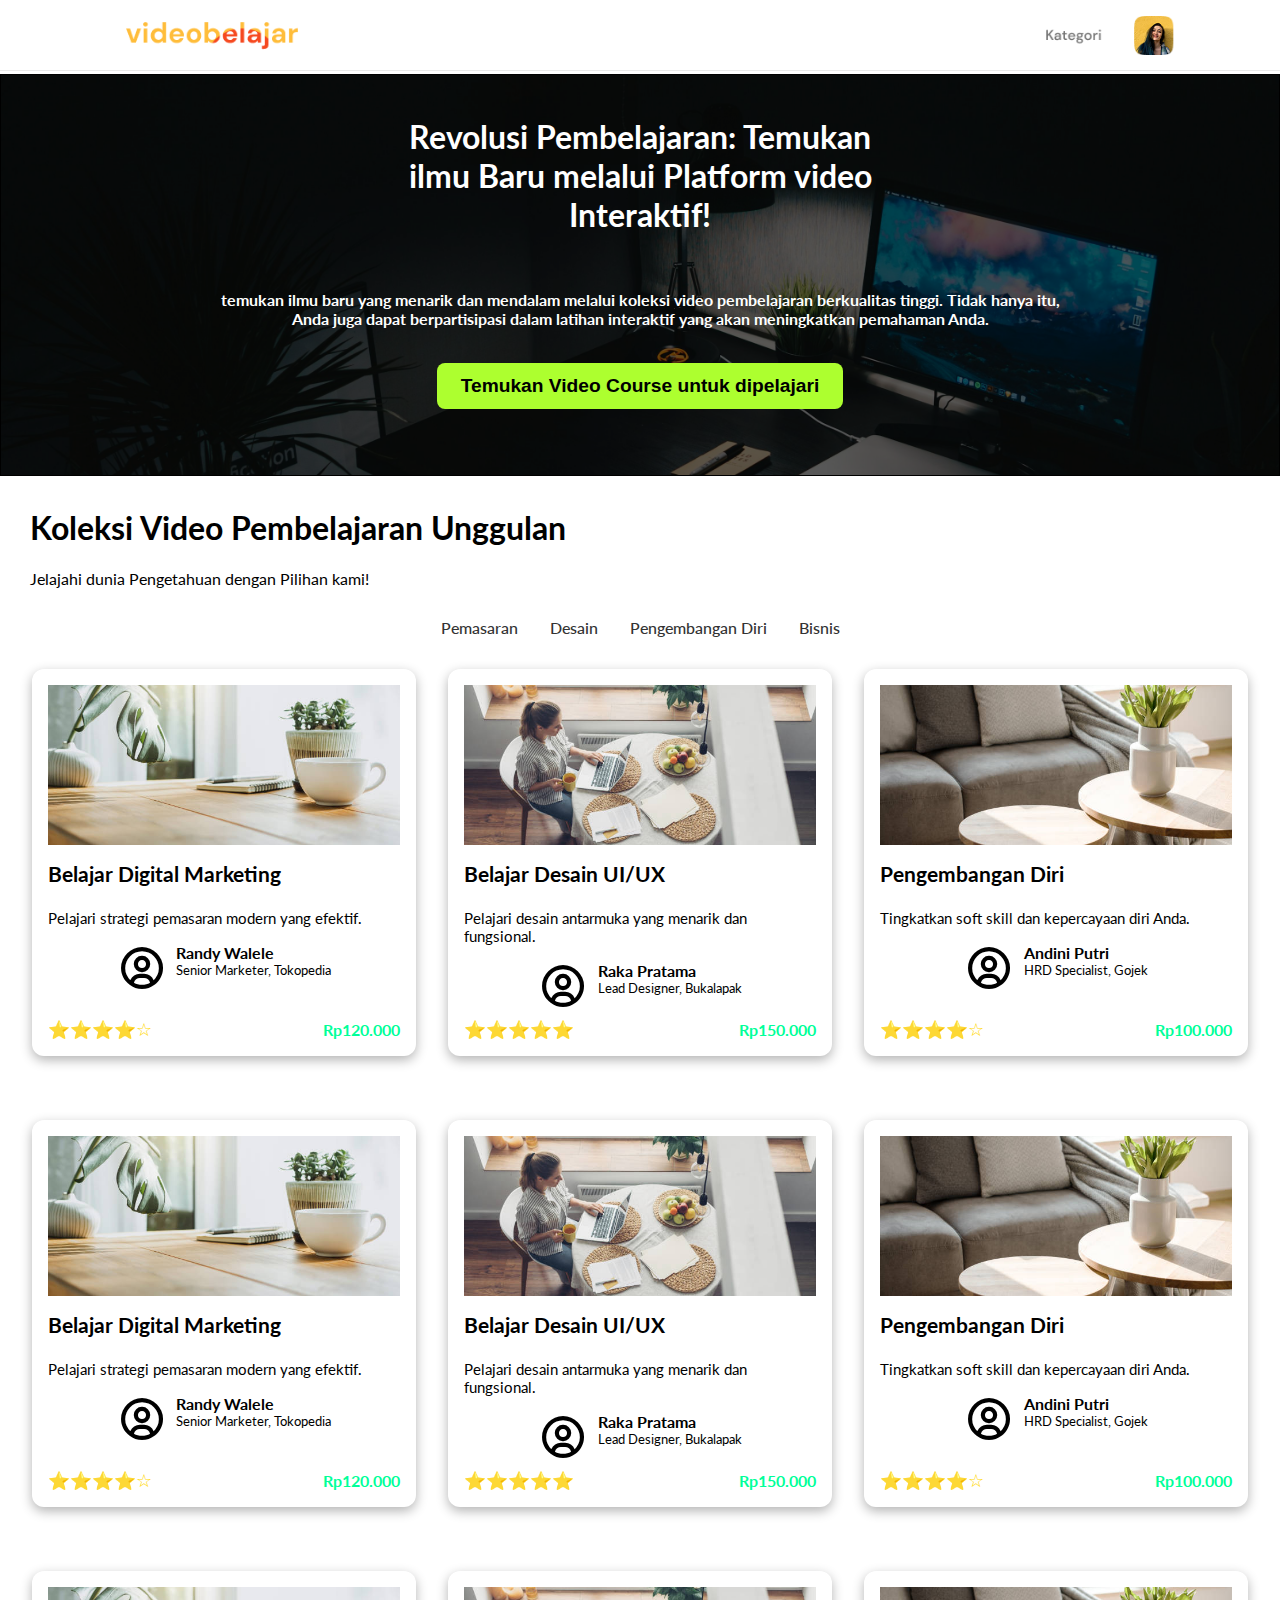
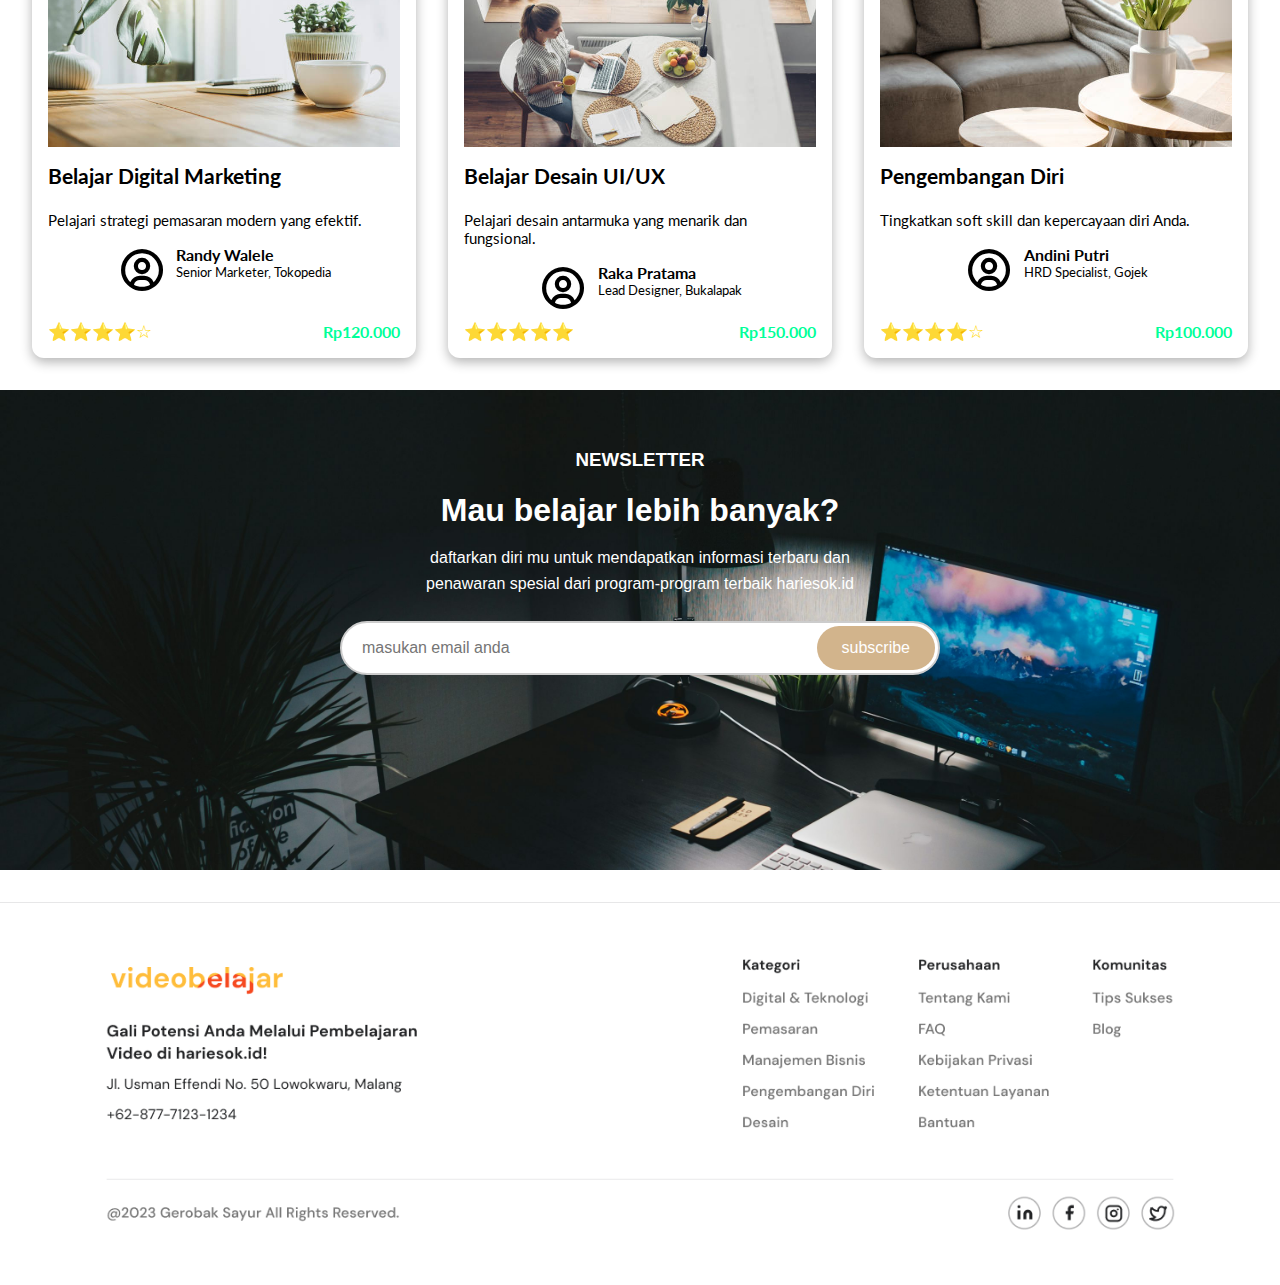
<file: index.html>
<!DOCTYPE html>
<html lang="en">
  <head>
    <!-- google font cdn 'lato' -->
    <link rel="preconnect" href="https://fonts.googleapis.com" />
    <link rel="preconnect" href="https://fonts.gstatic.com" crossorigin />
    <link
      href="https://fonts.googleapis.com/css2?family=Gidole&family=Lato:ital,wght@0,100;0,300;0,400;0,700;0,900;1,100;1,300;1,400;1,700;1,900&family=Open+Sans:ital,wght@0,300..800;1,300..800&family=Orbitron:wght@400..900&family=Poppins:ital,wght@0,100;0,200;0,300;0,400;0,500;0,600;0,700;0,800;0,900;1,100;1,200;1,300;1,400;1,500;1,600;1,700;1,800;1,900&display=swap"
      rel="stylesheet"
    />
    <!--boxicon cdn-->
    <link
      href="https://unpkg.com/boxicons@2.1.4/css/boxicons.min.css"
      rel="stylesheet"
    />
    <meta charset="UTF-8" />
    <meta name="viewport" content="width=device-width, initial-scale=1.0" />
    <title>Home Page</title>
    <style>
      * {
        justify-content: center;
      }

      body {
        font-family: "Lato", sans-serif;
        margin: 0;
        padding: 0;
      }

      .sub-title {
        margin: 30px;
      }

      .container-beranda {
        position: relative;
        text-align: center;
        border: 1px solid black;
        background-image: url("./assets/setup-meja.jpeg");
        background-size: cover;
        background-position: center;
        height: 400px;
        color: white;
        overflow: hidden;
        margin-bottom: 2rem;
      }

      .container-beranda::before {
        content: "";
        position: absolute;
        top: 0;
        left: 0;
        width: 100%;
        height: 100%;
        background-color: rgba(0, 0, 0, 0.6);
        z-index: 1;
      }

      .container-beranda .content {
        position: relative;
        z-index: 2;
        font-size: 1em;
        font-weight: bold;
        padding-top: 20px;
      }

      .video-course {
        background-color: #adff2f;
        color: #000;
        padding: 12px 24px;
        font-size: 1.2em;
        font-weight: bold;
        border: none;
        border-radius: 8px;
        cursor: pointer;
        transition: background-color 0.3s ease;
      }

      .video-course:hover {
        background-color: #9acd32;
      }

      nav ul {
        list-style: none;
        padding: 0;
        margin: 0;
        display: flex;
        gap: 2rem;
        flex-wrap: wrap;
      }

      .menu-item {
        text-decoration: none;
        color: #333;
        font-weight: 500;
        position: relative;
        padding: 10px 0;
        transition: color 0.2s ease;
      }

      .menu-item:hover {
        color: #ff6600;
      }

      .menu-item:first-child::after {
        content: "";
        position: absolute;
        bottom: 0;
        left: 0;
        width: 0;
        height: 3px;
        background-color: orange;
        transition: width 0.3s ease;
      }

      .menu-item:first-child:hover::after {
        width: 100%;
      }

      .video-container {
        display: grid;
        grid-template-columns: repeat(auto-fit, minmax(280px, 1fr));
        gap: 2rem;
        padding: 2rem;
      }

      .video-item {
        background-color: #fff;
        padding: 1rem;
        border-radius: 12px;
        color: black;
        display: flex;
        flex-direction: column;
        gap: 0.5rem;
        box-shadow: 0 4px 12px rgba(0, 0, 0, 0.3);
      }

      .thumbnail {
        background-color: #333;
        height: 160px;
        border-radius: 8px;
      }

      .video-title {
        font-size: 1.3em;
        margin: 0.5rem 0 0;
      }

      .video-description {
        font-size: 0.95em;
        color: black;
        margin-bottom: 0.5rem;
      }

      .tutor-info {
        display: flex;
        align-items: left;
        gap: 0.6rem;
      }

      .tutor-photo {
        width: 36px;
        height: 36px;
        border-radius: 50%;
        object-fit: cover;
      }

      .tutor-details .tutor-name {
        font-weight: bold;
        margin: 0;
      }

      .tutor-details .tutor-role {
        font-size: 0.8em;
        color: black;
        margin: 0;
      }

      .bottom-row {
        display: flex;
        justify-content: space-between;
        align-items: center;
        margin-top: auto;
      }

      .stars {
        font-size: 1.1em;
        color: gold;
      }

      .price {
        font-weight: bold;
        color: #00ff99;
      }

      /* newsletter part */

      .newsletter {
        background: #f8f8f8;
        padding: 40px;
        text-align: center;
        font-family: sans-serif;
        background-image: url(./assets/setup-meja.jpeg);
        background-size: cover;
        background-position: center;
        height: 400px;
        color: white;
        overflow: hidden;
        margin-bottom: 2rem;
      }

      .newsletter h3 {
        text-transform: uppercase;
        color: #555;
        margin-bottom: 10px;
      }

      .newsletter h1 {
        font-size: 32px;
        margin-bottom: 15px;
      }

      .newsletter p {
        font-size: 16px;
        color: #666;
        margin-bottom: 25px;
        line-height: 1.6;
      }

      .newsletter form {
        display: flex;
        justify-content: center;
        align-items: center;
        max-width: 600px;
        margin: 0 auto;
        position: relative;
      }

      .newsletter input[type="email"] {
        padding: 16px 20px;
        font-size: 16px;
        width: 100%;
        border: 2px solid #ccc;
        border-radius: 50px;
        padding-right: 140px; /* space for button */
      }

      .newsletter button {
        position: absolute;
        right: 5px;
        top: 5px;
        bottom: 5px;
        padding: 0 25px;
        font-size: 16px;
        background-color: #d2b48c; /* light brown */
        color: white;
        border: none;
        border-radius: 50px;
        cursor: pointer;
        transition: background 0.3s ease;
      }

      .newsletter button:hover {
        background-color: #c49b6c;
      }

      @media (max-width: 500px) {
        .newsletter form {
          flex-direction: column;
        }

        .newsletter input[type="email"] {
          padding-right: 20px;
          border-radius: 10px;
        }

        .newsletter button {
          position: static;
          margin-top: 10px;
          border-radius: 10px;
          width: 100%;
        }
      }
    </style>
  </head>
  <body>
    <img src="./assets/atas-kanan.png" style="width: 100%; height: auto" />

    <div class="container-beranda">
      <div class="content">
        <h1>
          Revolusi Pembelajaran: Temukan <br />
          ilmu Baru melalui Platform video <br />
          Interaktif!
        </h1>
        <br />
        <p>
          temukan ilmu baru yang menarik dan mendalam melalui koleksi video
          pembelajaran berkualitas tinggi. Tidak hanya itu, <br />
          Anda juga dapat berpartisipasi dalam latihan interaktif yang akan
          meningkatkan pemahaman Anda.
        </p>
        <br />
        <button class="video-course">
          Temukan Video Course untuk dipelajari
        </button>
      </div>
    </div>

    <div class="sub-title">
      <h1>Koleksi Video Pembelajaran Unggulan</h1>
      <p>Jelajahi dunia Pengetahuan dengan Pilihan kami!</p>
    </div>

    <!-- navbar part -->
    <nav>
      <ul>
        <li><a href="#" class="menu-item">Pemasaran</a></li>
        <li><a href="#" class="menu-item">Desain</a></li>
        <li><a href="#" class="menu-item">Pengembangan Diri</a></li>
        <li><a href="#" class="menu-item">Bisnis</a></li>
      </ul>
    </nav>
    <!-- video 1 -->
    <div class="video-container">
      <div class="video-item">
        <div class="thumbnail">
          <img
            src="./assets/tea-cup.jpg"
            style="object-fit: cover; width: 100%; height: 100%"
          />
        </div>
        <h1 class="video-title">Belajar Digital Marketing</h1>
        <p class="video-description">
          Pelajari strategi pemasaran modern yang efektif.
        </p>
        <div class="tutor-info" style="text-align: left">
          <i
            class="bx bx-user-circle"
            style="font-size: 50px; text-align: left"
          ></i>
          <div class="tutor-details">
            <p class="tutor-name">Randy Walele</p>
            <p class="tutor-role">Senior Marketer, Tokopedia</p>
          </div>
        </div>
        <div class="bottom-row">
          <div class="stars">⭐⭐⭐⭐☆</div>
          <div class="price">Rp120.000</div>
        </div>
      </div>
      <!-- video 2 -->
      <div class="video-item">
        <div class="thumbnail">
          <img
            src="./assets/laptop-lady.jpg"
            style="width: 100%; height: 100%; object-fit: cover"
          />
        </div>
        <h1 class="video-title">Belajar Desain UI/UX</h1>
        <p class="video-description">
          Pelajari desain antarmuka yang menarik dan fungsional.
        </p>
        <div class="tutor-info">
          <i
            class="bx bx-user-circle"
            style="font-size: 50px; text-align: left"
          ></i>
          <div class="tutor-details">
            <p class="tutor-name">Raka Pratama</p>
            <p class="tutor-role">Lead Designer, Bukalapak</p>
          </div>
        </div>
        <div class="bottom-row">
          <div class="stars">⭐⭐⭐⭐⭐</div>
          <div class="price">Rp150.000</div>
        </div>
      </div>
      <!-- video 3 -->
      <div class="video-item">
        <div class="thumbnail">
          <img
            src="./assets/sofa.jpg"
            style="width: 100%; height: 100%; object-fit: cover"
          />
        </div>
        <h1 class="video-title">Pengembangan Diri</h1>
        <p class="video-description">
          Tingkatkan soft skill dan kepercayaan diri Anda.
        </p>
        <div class="tutor-info">
          <i
            class="bx bx-user-circle"
            style="font-size: 50px; text-align: left"
          ></i>
          <div class="tutor-details">
            <p class="tutor-name">Andini Putri</p>
            <p class="tutor-role">HRD Specialist, Gojek</p>
          </div>
        </div>
        <div class="bottom-row">
          <div class="stars">⭐⭐⭐⭐☆</div>
          <div class="price">Rp100.000</div>
        </div>
      </div>
    </div>
    <!-- video 4 -->
    <div class="video-container">
      <div class="video-item">
        <div class="thumbnail">
          <img
            src="./assets/tea-cup.jpg"
            style="object-fit: cover; width: 100%; height: 100%"
          />
        </div>
        <h1 class="video-title">Belajar Digital Marketing</h1>
        <p class="video-description">
          Pelajari strategi pemasaran modern yang efektif.
        </p>
        <div class="tutor-info">
          <i
            class="bx bx-user-circle"
            style="font-size: 50px; text-align: left"
          ></i>
          <div class="tutor-details">
            <p class="tutor-name">Randy Walele</p>
            <p class="tutor-role">Senior Marketer, Tokopedia</p>
          </div>
        </div>
        <div class="bottom-row">
          <div class="stars">⭐⭐⭐⭐☆</div>
          <div class="price">Rp120.000</div>
        </div>
      </div>
      <!-- video 5 -->
      <div class="video-item">
        <div class="thumbnail">
          <img
            src="./assets/laptop-lady.jpg"
            style="width: 100%; height: 100%; object-fit: cover"
          />
        </div>
        <h1 class="video-title">Belajar Desain UI/UX</h1>
        <p class="video-description">
          Pelajari desain antarmuka yang menarik dan fungsional.
        </p>
        <div class="tutor-info">
          <i
            class="bx bx-user-circle"
            style="font-size: 50px; text-align: left"
          ></i>
          <div class="tutor-details">
            <p class="tutor-name">Raka Pratama</p>
            <p class="tutor-role">Lead Designer, Bukalapak</p>
          </div>
        </div>
        <div class="bottom-row">
          <div class="stars">⭐⭐⭐⭐⭐</div>
          <div class="price">Rp150.000</div>
        </div>
      </div>
      <!-- video 6 -->
      <div class="video-item">
        <div class="thumbnail">
          <img
            src="./assets/sofa.jpg"
            style="object-fit: cover; height: 100%; width: 100%"
          />
        </div>
        <h1 class="video-title">Pengembangan Diri</h1>
        <p class="video-description">
          Tingkatkan soft skill dan kepercayaan diri Anda.
        </p>
        <div class="tutor-info">
          <i
            class="bx bx-user-circle"
            style="font-size: 50px; text-align: left"
          ></i>
          <div class="tutor-details">
            <p class="tutor-name">Andini Putri</p>
            <p class="tutor-role">HRD Specialist, Gojek</p>
          </div>
        </div>
        <div class="bottom-row">
          <div class="stars">⭐⭐⭐⭐☆</div>
          <div class="price">Rp100.000</div>
        </div>
      </div>
    </div>
    <!-- video 7 -->
    <div class="video-container">
      <div class="video-item">
        <div class="thumbnail">
          <img
            src="./assets/tea-cup.jpg"
            style="object-fit: cover; width: 100%; height: 100%"
          />
        </div>
        <h1 class="video-title">Belajar Digital Marketing</h1>
        <p class="video-description">
          Pelajari strategi pemasaran modern yang efektif.
        </p>
        <div class="tutor-info">
          <i
            class="bx bx-user-circle"
            style="font-size: 50px; text-align: left"
          ></i>
          <div class="tutor-details">
            <p class="tutor-name">Randy Walele</p>
            <p class="tutor-role">Senior Marketer, Tokopedia</p>
          </div>
        </div>
        <div class="bottom-row">
          <div class="stars">⭐⭐⭐⭐☆</div>
          <div class="price">Rp120.000</div>
        </div>
      </div>
      <!-- video 8 -->
      <div class="video-item">
        <div class="thumbnail">
          <img
            src="./assets/laptop-lady.jpg"
            style="width: 100%; height: 100%; object-fit: cover"
          />
        </div>
        <h1 class="video-title">Belajar Desain UI/UX</h1>
        <p class="video-description">
          Pelajari desain antarmuka yang menarik dan fungsional.
        </p>
        <div class="tutor-info">
          <i
            class="bx bx-user-circle"
            style="font-size: 50px; text-align: left"
          ></i>
          <div class="tutor-details">
            <p class="tutor-name">Raka Pratama</p>
            <p class="tutor-role">Lead Designer, Bukalapak</p>
          </div>
        </div>
        <div class="bottom-row">
          <div class="stars">⭐⭐⭐⭐⭐</div>
          <div class="price">Rp150.000</div>
        </div>
      </div>
      <!-- video 9 -->
      <div class="video-item">
        <div class="thumbnail">
          <img
            src="./assets/sofa.jpg"
            style="object-fit: cover; height: 100%; width: 100%"
          />
        </div>
        <h1 class="video-title">Pengembangan Diri</h1>
        <p class="video-description">
          Tingkatkan soft skill dan kepercayaan diri Anda.
        </p>
        <div class="tutor-info">
          <i
            class="bx bx-user-circle"
            style="font-size: 50px; text-align: left"
          ></i>
          <div class="tutor-details">
            <p class="tutor-name">Andini Putri</p>
            <p class="tutor-role">HRD Specialist, Gojek</p>
          </div>
        </div>
        <div class="bottom-row">
          <div class="stars">⭐⭐⭐⭐☆</div>
          <div class="price">Rp100.000</div>
        </div>
      </div>
    </div>

    <div class="newsletter">
      <div class="content">
        <h3 style="color: #fff">newsletter</h3>
        <h1>Mau belajar lebih banyak?</h1>
        <p style="color: #fff">
          daftarkan diri mu untuk mendapatkan informasi terbaru dan <br />
          penawaran spesial dari program-program terbaik hariesok.id
        </p>

        <form>
          <input type="email" name="email" placeholder="masukan email anda" />
          <button>subscribe</button>
        </form>
      </div>
    </div>

    <img
      src="./assets/Footer.png"
      alt="Footer Image"
      style="width: 100%; height: auto"
    />
  </body>
</html>
</file>
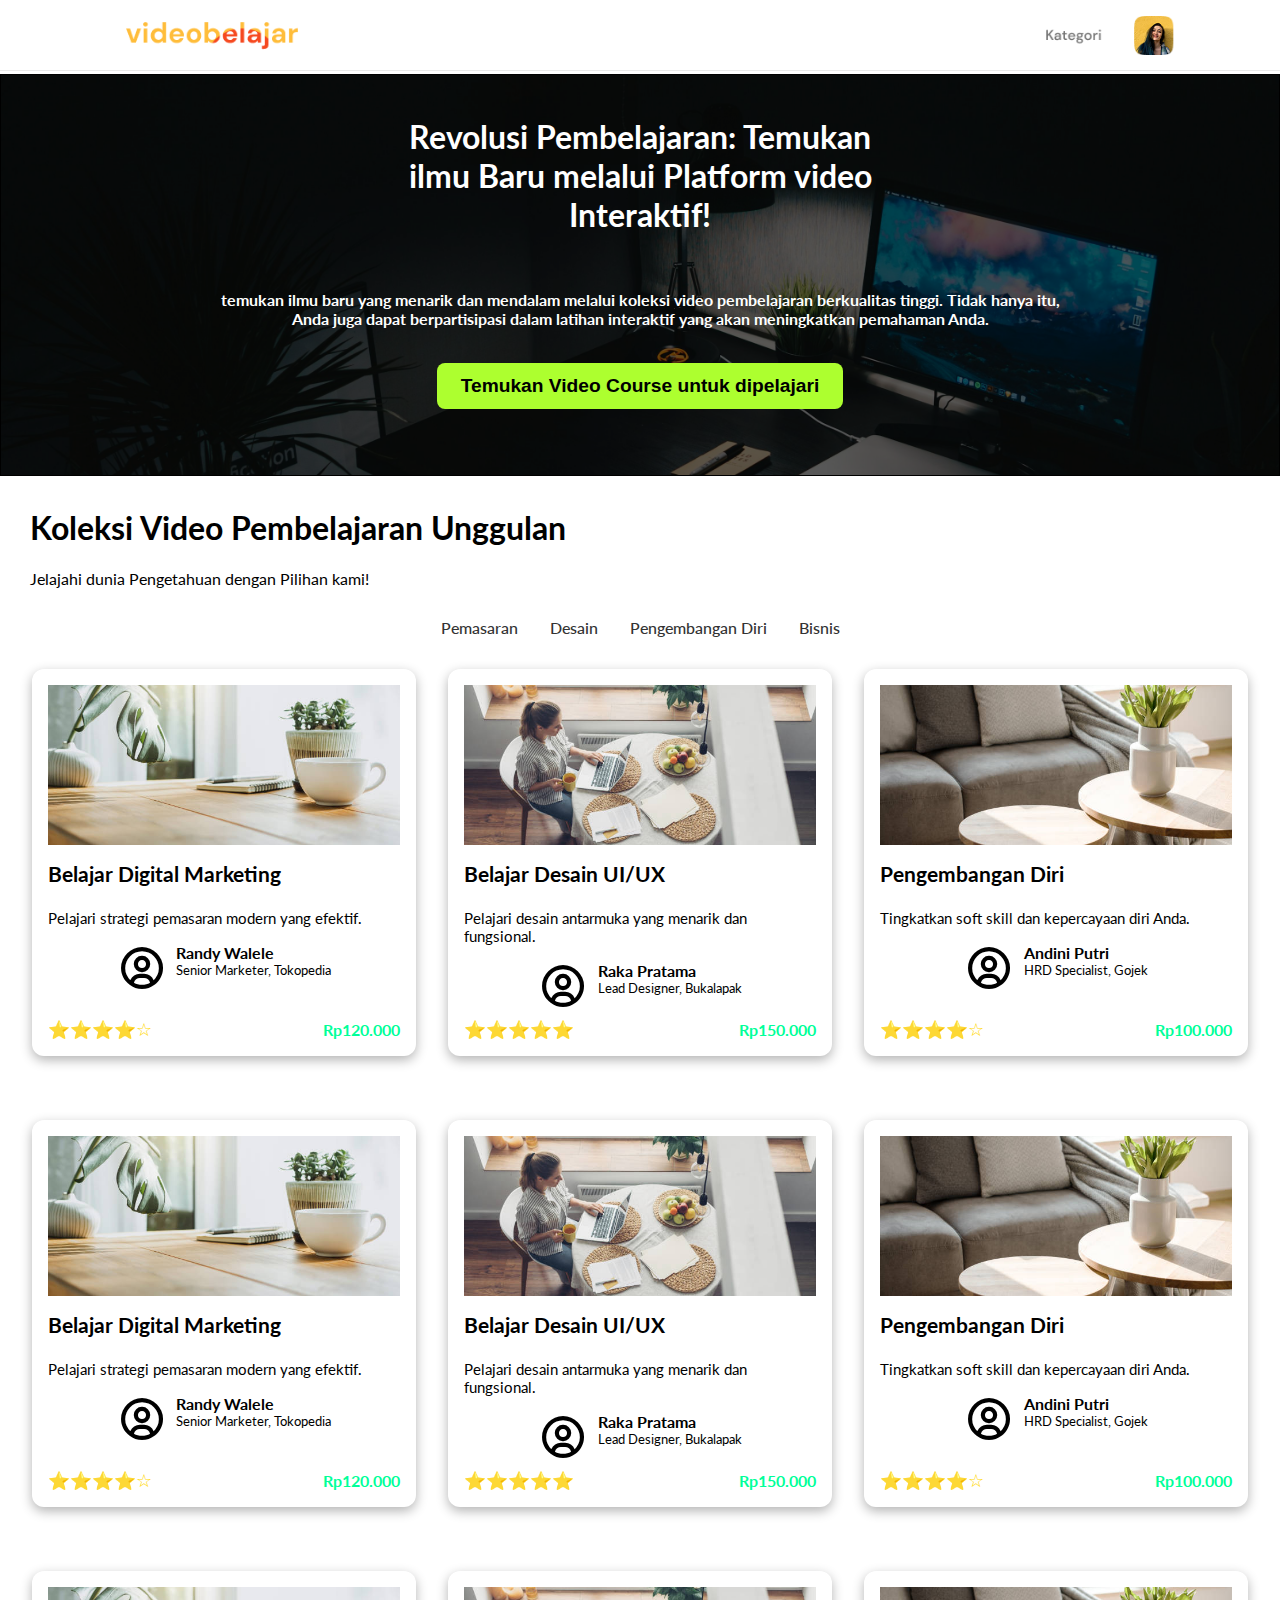
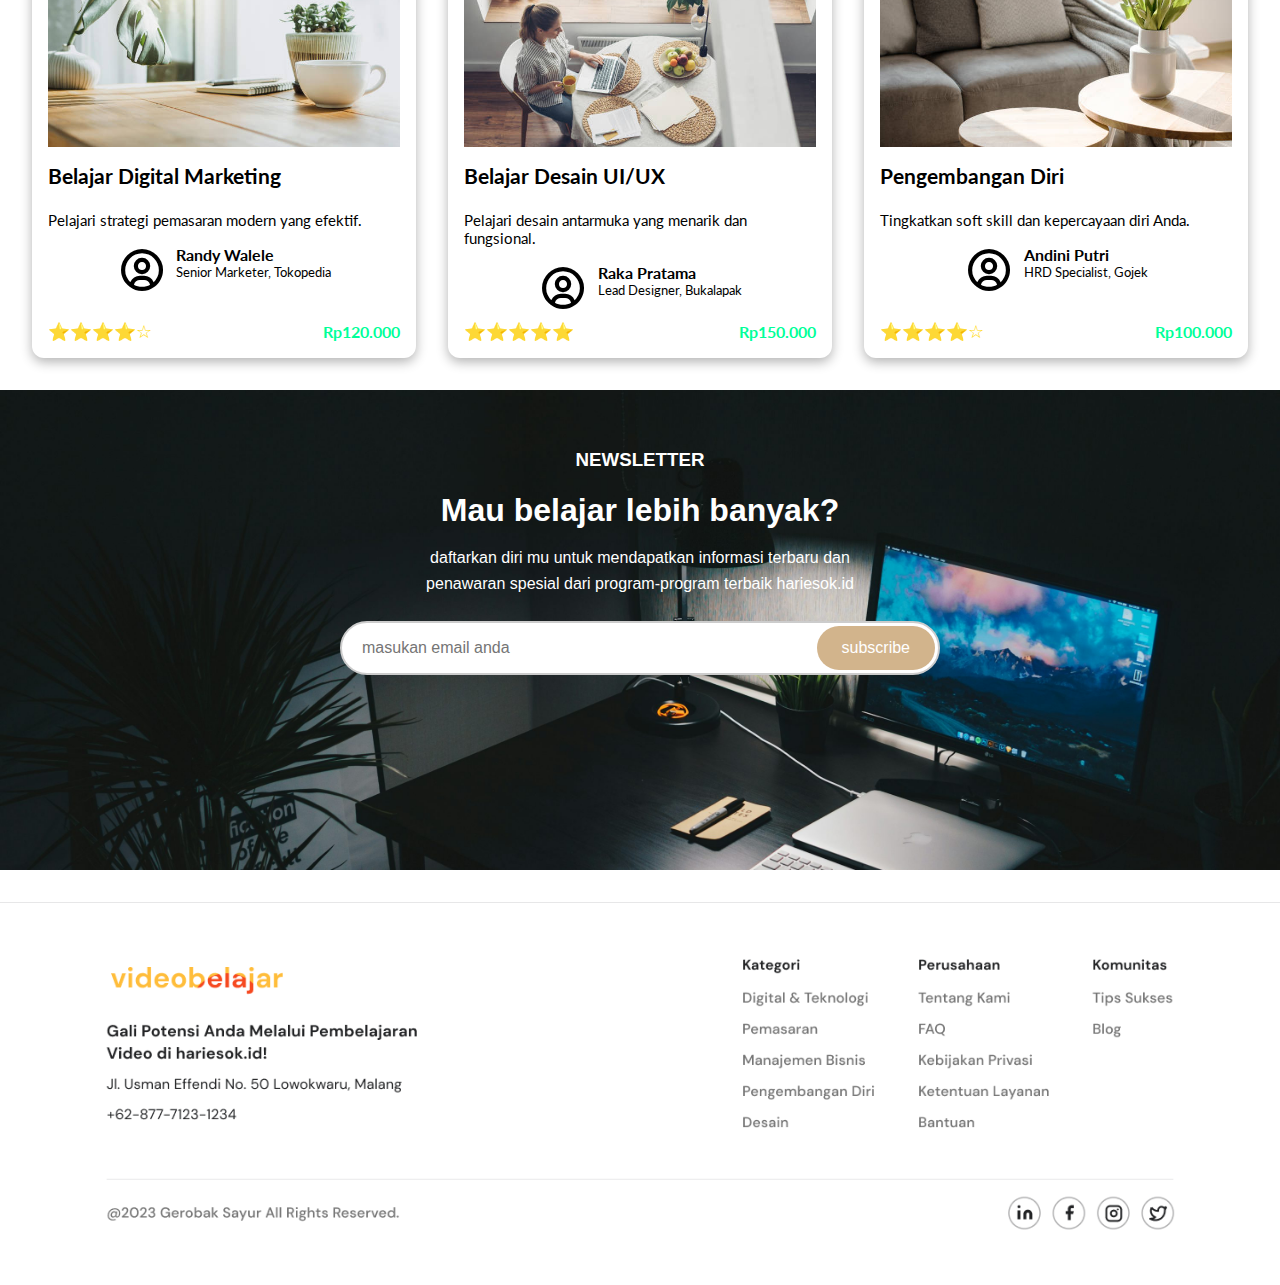
<file: videobelajar/index.html>
<!DOCTYPE html>
<html lang="en">
  <head>
    <!-- google font cdn 'lato' -->
    <link rel="preconnect" href="https://fonts.googleapis.com" />
    <link rel="preconnect" href="https://fonts.gstatic.com" crossorigin />
    <link
      href="https://fonts.googleapis.com/css2?family=Gidole&family=Lato:ital,wght@0,100;0,300;0,400;0,700;0,900;1,100;1,300;1,400;1,700;1,900&family=Open+Sans:ital,wght@0,300..800;1,300..800&family=Orbitron:wght@400..900&family=Poppins:ital,wght@0,100;0,200;0,300;0,400;0,500;0,600;0,700;0,800;0,900;1,100;1,200;1,300;1,400;1,500;1,600;1,700;1,800;1,900&display=swap"
      rel="stylesheet"
    />
    <!--boxicon cdn-->
    <link
      href="https://unpkg.com/boxicons@2.1.4/css/boxicons.min.css"
      rel="stylesheet"
    />
    <meta charset="UTF-8" />
    <meta name="viewport" content="width=device-width, initial-scale=1.0" />
    <title>Home Page</title>
    <style>
      * {
        justify-content: center;
      }

      body {
        font-family: "Lato", sans-serif;
        margin: 0;
        padding: 0;
      }

      .sub-title {
        margin: 30px;
      }

      .container-beranda {
        position: relative;
        text-align: center;
        border: 1px solid black;
        background-image: url("./assets/setup-meja.jpeg");
        background-size: cover;
        background-position: center;
        height: 400px;
        color: white;
        overflow: hidden;
        margin-bottom: 2rem;
      }

      .container-beranda::before {
        content: "";
        position: absolute;
        top: 0;
        left: 0;
        width: 100%;
        height: 100%;
        background-color: rgba(0, 0, 0, 0.6);
        z-index: 1;
      }

      .container-beranda .content {
        position: relative;
        z-index: 2;
        font-size: 1em;
        font-weight: bold;
        padding-top: 20px;
      }

      .video-course {
        background-color: #adff2f;
        color: #000;
        padding: 12px 24px;
        font-size: 1.2em;
        font-weight: bold;
        border: none;
        border-radius: 8px;
        cursor: pointer;
        transition: background-color 0.3s ease;
      }

      .video-course:hover {
        background-color: #9acd32;
      }

      nav ul {
        list-style: none;
        padding: 0;
        margin: 0;
        display: flex;
        gap: 2rem;
        flex-wrap: wrap;
      }

      .menu-item {
        text-decoration: none;
        color: #333;
        font-weight: 500;
        position: relative;
        padding: 10px 0;
        transition: color 0.2s ease;
      }

      .menu-item:hover {
        color: #ff6600;
      }

      .menu-item:first-child::after {
        content: "";
        position: absolute;
        bottom: 0;
        left: 0;
        width: 0;
        height: 3px;
        background-color: orange;
        transition: width 0.3s ease;
      }

      .menu-item:first-child:hover::after {
        width: 100%;
      }

      .video-container {
        display: grid;
        grid-template-columns: repeat(auto-fit, minmax(280px, 1fr));
        gap: 2rem;
        padding: 2rem;
      }

      .video-item {
        background-color: #fff;
        padding: 1rem;
        border-radius: 12px;
        color: black;
        display: flex;
        flex-direction: column;
        gap: 0.5rem;
        box-shadow: 0 4px 12px rgba(0, 0, 0, 0.3);
      }

      .thumbnail {
        background-color: #333;
        height: 160px;
        border-radius: 8px;
      }

      .video-title {
        font-size: 1.3em;
        margin: 0.5rem 0 0;
      }

      .video-description {
        font-size: 0.95em;
        color: black;
        margin-bottom: 0.5rem;
      }

      .tutor-info {
        display: flex;
        align-items: left;
        gap: 0.6rem;
      }

      .tutor-photo {
        width: 36px;
        height: 36px;
        border-radius: 50%;
        object-fit: cover;
      }

      .tutor-details .tutor-name {
        font-weight: bold;
        margin: 0;
      }

      .tutor-details .tutor-role {
        font-size: 0.8em;
        color: black;
        margin: 0;
      }

      .bottom-row {
        display: flex;
        justify-content: space-between;
        align-items: center;
        margin-top: auto;
      }

      .stars {
        font-size: 1.1em;
        color: gold;
      }

      .price {
        font-weight: bold;
        color: #00ff99;
      }

      /* newsletter part */

      .newsletter {
        background: #f8f8f8;
        padding: 40px;
        text-align: center;
        font-family: sans-serif;
        background-image: url(./assets/setup-meja.jpeg);
        background-size: cover;
        background-position: center;
        height: 400px;
        color: white;
        overflow: hidden;
        margin-bottom: 2rem;
      }

      .newsletter h3 {
        text-transform: uppercase;
        color: #555;
        margin-bottom: 10px;
      }

      .newsletter h1 {
        font-size: 32px;
        margin-bottom: 15px;
      }

      .newsletter p {
        font-size: 16px;
        color: #666;
        margin-bottom: 25px;
        line-height: 1.6;
      }

      .newsletter form {
        display: flex;
        justify-content: center;
        align-items: center;
        max-width: 600px;
        margin: 0 auto;
        position: relative;
      }

      .newsletter input[type="email"] {
        padding: 16px 20px;
        font-size: 16px;
        width: 100%;
        border: 2px solid #ccc;
        border-radius: 50px;
        padding-right: 140px; /* space for button */
      }

      .newsletter button {
        position: absolute;
        right: 5px;
        top: 5px;
        bottom: 5px;
        padding: 0 25px;
        font-size: 16px;
        background-color: #d2b48c; /* light brown */
        color: white;
        border: none;
        border-radius: 50px;
        cursor: pointer;
        transition: background 0.3s ease;
      }

      .newsletter button:hover {
        background-color: #c49b6c;
      }

      @media (max-width: 500px) {
        .newsletter form {
          flex-direction: column;
        }

        .newsletter input[type="email"] {
          padding-right: 20px;
          border-radius: 10px;
        }

        .newsletter button {
          position: static;
          margin-top: 10px;
          border-radius: 10px;
          width: 100%;
        }
      }
    </style>
  </head>
  <body>
    <img src="./assets/atas-kanan.png" style="width: 100%; height: auto" />

    <div class="container-beranda">
      <div class="content">
        <h1>
          Revolusi Pembelajaran: Temukan <br />
          ilmu Baru melalui Platform video <br />
          Interaktif!
        </h1>
        <br />
        <p>
          temukan ilmu baru yang menarik dan mendalam melalui koleksi video
          pembelajaran berkualitas tinggi. Tidak hanya itu, <br />
          Anda juga dapat berpartisipasi dalam latihan interaktif yang akan
          meningkatkan pemahaman Anda.
        </p>
        <br />
        <button class="video-course">
          Temukan Video Course untuk dipelajari
        </button>
      </div>
    </div>

    <div class="sub-title">
      <h1>Koleksi Video Pembelajaran Unggulan</h1>
      <p>Jelajahi dunia Pengetahuan dengan Pilihan kami!</p>
    </div>

    <!-- navbar part -->
    <nav>
      <ul>
        <li><a href="#" class="menu-item">Pemasaran</a></li>
        <li><a href="#" class="menu-item">Desain</a></li>
        <li><a href="#" class="menu-item">Pengembangan Diri</a></li>
        <li><a href="#" class="menu-item">Bisnis</a></li>
      </ul>
    </nav>
    <!-- video 1 -->
    <div class="video-container">
      <div class="video-item">
        <div class="thumbnail">
          <img
            src="./assets/tea-cup.jpg"
            style="object-fit: cover; width: 100%; height: 100%"
          />
        </div>
        <h1 class="video-title">Belajar Digital Marketing</h1>
        <p class="video-description">
          Pelajari strategi pemasaran modern yang efektif.
        </p>
        <div class="tutor-info" style="text-align: left">
          <i
            class="bx bx-user-circle"
            style="font-size: 50px; text-align: left"
          ></i>
          <div class="tutor-details">
            <p class="tutor-name">Randy Walele</p>
            <p class="tutor-role">Senior Marketer, Tokopedia</p>
          </div>
        </div>
        <div class="bottom-row">
          <div class="stars">⭐⭐⭐⭐☆</div>
          <div class="price">Rp120.000</div>
        </div>
      </div>
      <!-- video 2 -->
      <div class="video-item">
        <div class="thumbnail">
          <img
            src="./assets/laptop-lady.jpg"
            style="width: 100%; height: 100%; object-fit: cover"
          />
        </div>
        <h1 class="video-title">Belajar Desain UI/UX</h1>
        <p class="video-description">
          Pelajari desain antarmuka yang menarik dan fungsional.
        </p>
        <div class="tutor-info">
          <i
            class="bx bx-user-circle"
            style="font-size: 50px; text-align: left"
          ></i>
          <div class="tutor-details">
            <p class="tutor-name">Raka Pratama</p>
            <p class="tutor-role">Lead Designer, Bukalapak</p>
          </div>
        </div>
        <div class="bottom-row">
          <div class="stars">⭐⭐⭐⭐⭐</div>
          <div class="price">Rp150.000</div>
        </div>
      </div>
      <!-- video 3 -->
      <div class="video-item">
        <div class="thumbnail">
          <img
            src="./assets/sofa.jpg"
            style="width: 100%; height: 100%; object-fit: cover"
          />
        </div>
        <h1 class="video-title">Pengembangan Diri</h1>
        <p class="video-description">
          Tingkatkan soft skill dan kepercayaan diri Anda.
        </p>
        <div class="tutor-info">
          <i
            class="bx bx-user-circle"
            style="font-size: 50px; text-align: left"
          ></i>
          <div class="tutor-details">
            <p class="tutor-name">Andini Putri</p>
            <p class="tutor-role">HRD Specialist, Gojek</p>
          </div>
        </div>
        <div class="bottom-row">
          <div class="stars">⭐⭐⭐⭐☆</div>
          <div class="price">Rp100.000</div>
        </div>
      </div>
    </div>
    <!-- video 4 -->
    <div class="video-container">
      <div class="video-item">
        <div class="thumbnail">
          <img
            src="./assets/tea-cup.jpg"
            style="object-fit: cover; width: 100%; height: 100%"
          />
        </div>
        <h1 class="video-title">Belajar Digital Marketing</h1>
        <p class="video-description">
          Pelajari strategi pemasaran modern yang efektif.
        </p>
        <div class="tutor-info">
          <i
            class="bx bx-user-circle"
            style="font-size: 50px; text-align: left"
          ></i>
          <div class="tutor-details">
            <p class="tutor-name">Randy Walele</p>
            <p class="tutor-role">Senior Marketer, Tokopedia</p>
          </div>
        </div>
        <div class="bottom-row">
          <div class="stars">⭐⭐⭐⭐☆</div>
          <div class="price">Rp120.000</div>
        </div>
      </div>
      <!-- video 5 -->
      <div class="video-item">
        <div class="thumbnail">
          <img
            src="./assets/laptop-lady.jpg"
            style="width: 100%; height: 100%; object-fit: cover"
          />
        </div>
        <h1 class="video-title">Belajar Desain UI/UX</h1>
        <p class="video-description">
          Pelajari desain antarmuka yang menarik dan fungsional.
        </p>
        <div class="tutor-info">
          <i
            class="bx bx-user-circle"
            style="font-size: 50px; text-align: left"
          ></i>
          <div class="tutor-details">
            <p class="tutor-name">Raka Pratama</p>
            <p class="tutor-role">Lead Designer, Bukalapak</p>
          </div>
        </div>
        <div class="bottom-row">
          <div class="stars">⭐⭐⭐⭐⭐</div>
          <div class="price">Rp150.000</div>
        </div>
      </div>
      <!-- video 6 -->
      <div class="video-item">
        <div class="thumbnail">
          <img
            src="./assets/sofa.jpg"
            style="object-fit: cover; height: 100%; width: 100%"
          />
        </div>
        <h1 class="video-title">Pengembangan Diri</h1>
        <p class="video-description">
          Tingkatkan soft skill dan kepercayaan diri Anda.
        </p>
        <div class="tutor-info">
          <i
            class="bx bx-user-circle"
            style="font-size: 50px; text-align: left"
          ></i>
          <div class="tutor-details">
            <p class="tutor-name">Andini Putri</p>
            <p class="tutor-role">HRD Specialist, Gojek</p>
          </div>
        </div>
        <div class="bottom-row">
          <div class="stars">⭐⭐⭐⭐☆</div>
          <div class="price">Rp100.000</div>
        </div>
      </div>
    </div>
    <!-- video 7 -->
    <div class="video-container">
      <div class="video-item">
        <div class="thumbnail">
          <img
            src="./assets/tea-cup.jpg"
            style="object-fit: cover; width: 100%; height: 100%"
          />
        </div>
        <h1 class="video-title">Belajar Digital Marketing</h1>
        <p class="video-description">
          Pelajari strategi pemasaran modern yang efektif.
        </p>
        <div class="tutor-info">
          <i
            class="bx bx-user-circle"
            style="font-size: 50px; text-align: left"
          ></i>
          <div class="tutor-details">
            <p class="tutor-name">Randy Walele</p>
            <p class="tutor-role">Senior Marketer, Tokopedia</p>
          </div>
        </div>
        <div class="bottom-row">
          <div class="stars">⭐⭐⭐⭐☆</div>
          <div class="price">Rp120.000</div>
        </div>
      </div>
      <!-- video 8 -->
      <div class="video-item">
        <div class="thumbnail">
          <img
            src="./assets/laptop-lady.jpg"
            style="width: 100%; height: 100%; object-fit: cover"
          />
        </div>
        <h1 class="video-title">Belajar Desain UI/UX</h1>
        <p class="video-description">
          Pelajari desain antarmuka yang menarik dan fungsional.
        </p>
        <div class="tutor-info">
          <i
            class="bx bx-user-circle"
            style="font-size: 50px; text-align: left"
          ></i>
          <div class="tutor-details">
            <p class="tutor-name">Raka Pratama</p>
            <p class="tutor-role">Lead Designer, Bukalapak</p>
          </div>
        </div>
        <div class="bottom-row">
          <div class="stars">⭐⭐⭐⭐⭐</div>
          <div class="price">Rp150.000</div>
        </div>
      </div>
      <!-- video 9 -->
      <div class="video-item">
        <div class="thumbnail">
          <img
            src="./assets/sofa.jpg"
            style="object-fit: cover; height: 100%; width: 100%"
          />
        </div>
        <h1 class="video-title">Pengembangan Diri</h1>
        <p class="video-description">
          Tingkatkan soft skill dan kepercayaan diri Anda.
        </p>
        <div class="tutor-info">
          <i
            class="bx bx-user-circle"
            style="font-size: 50px; text-align: left"
          ></i>
          <div class="tutor-details">
            <p class="tutor-name">Andini Putri</p>
            <p class="tutor-role">HRD Specialist, Gojek</p>
          </div>
        </div>
        <div class="bottom-row">
          <div class="stars">⭐⭐⭐⭐☆</div>
          <div class="price">Rp100.000</div>
        </div>
      </div>
    </div>

    <div class="newsletter">
      <div class="content">
        <h3 style="color: #fff">newsletter</h3>
        <h1>Mau belajar lebih banyak?</h1>
        <p style="color: #fff">
          daftarkan diri mu untuk mendapatkan informasi terbaru dan <br />
          penawaran spesial dari program-program terbaik hariesok.id
        </p>

        <form>
          <input type="email" name="email" placeholder="masukan email anda" />
          <button>subscribe</button>
        </form>
      </div>
    </div>

    <img
      src="./assets/Footer.png"
      alt="Footer Image"
      style="width: 100%; height: auto"
    />
  </body>
</html>
</file>
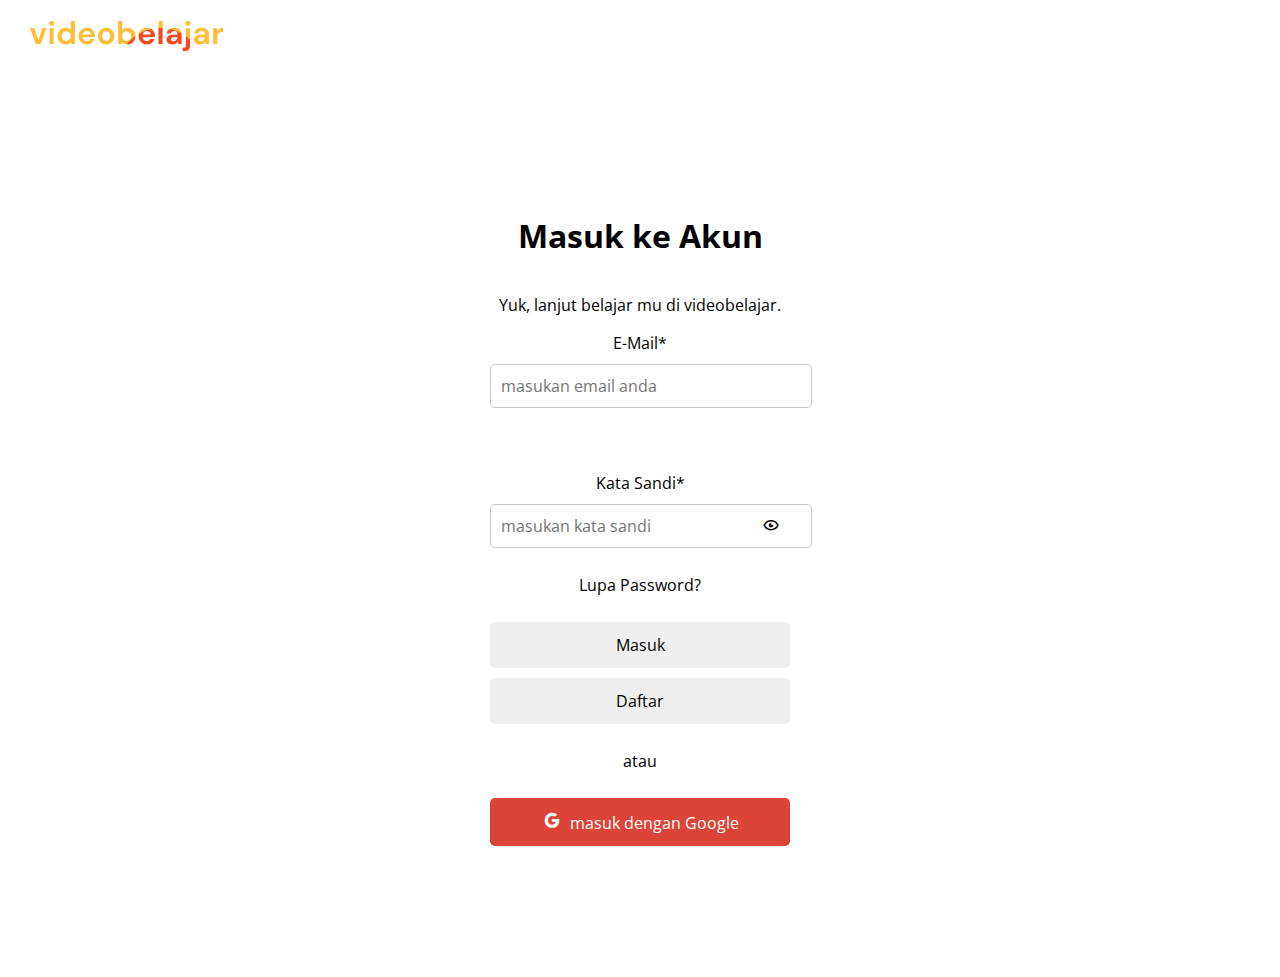
<file: login.html>
<!DOCTYPE html>
<html lang="en">
  <head>
    <!--boxicon cdn-->
    <link href='https://unpkg.com/boxicons@2.1.4/css/boxicons.min.css' rel='stylesheet'>
    <meta charset="UTF-8" />
    <meta name="viewport" content="width=device-width, initial-scale=1.0" />
    <title>login page</title>
    <link rel="stylesheet" href="styles/style.css" />
  </head>
  <body>
    <img src="./assets/logo-videobelajar.png" alt="">
    <div class="container">
      <h1>Masuk ke Akun</h1>
      <p>Yuk, lanjut belajar mu di videobelajar.</p>

      <form>
        <label for="email" name="email">E-Mail*</label>

        <input
          type="email"
          name="email"
          placeholder="masukan email anda"
          required
        />
        <br />
        <br />
        <label for="password" name="password">Kata Sandi*</label>
        <div class="password-container">
          <input
            type="password"
            name="password"
            placeholder="masukan kata sandi"
            required
          />
          <span class="toggle-password"><i class='bx bx-show-alt'></i></span>
        </div>
        <p class="forgot password">Lupa Password?</p>
        <button class="btn">Masuk</button>

        <button class="btn">Daftar</button>
        <p>atau</p>
        <button class="btn google-btn"><i class='bx bxl-google'></i>masuk dengan Google</button>
      </form>
    </div>
  </body>
</html>
</file>
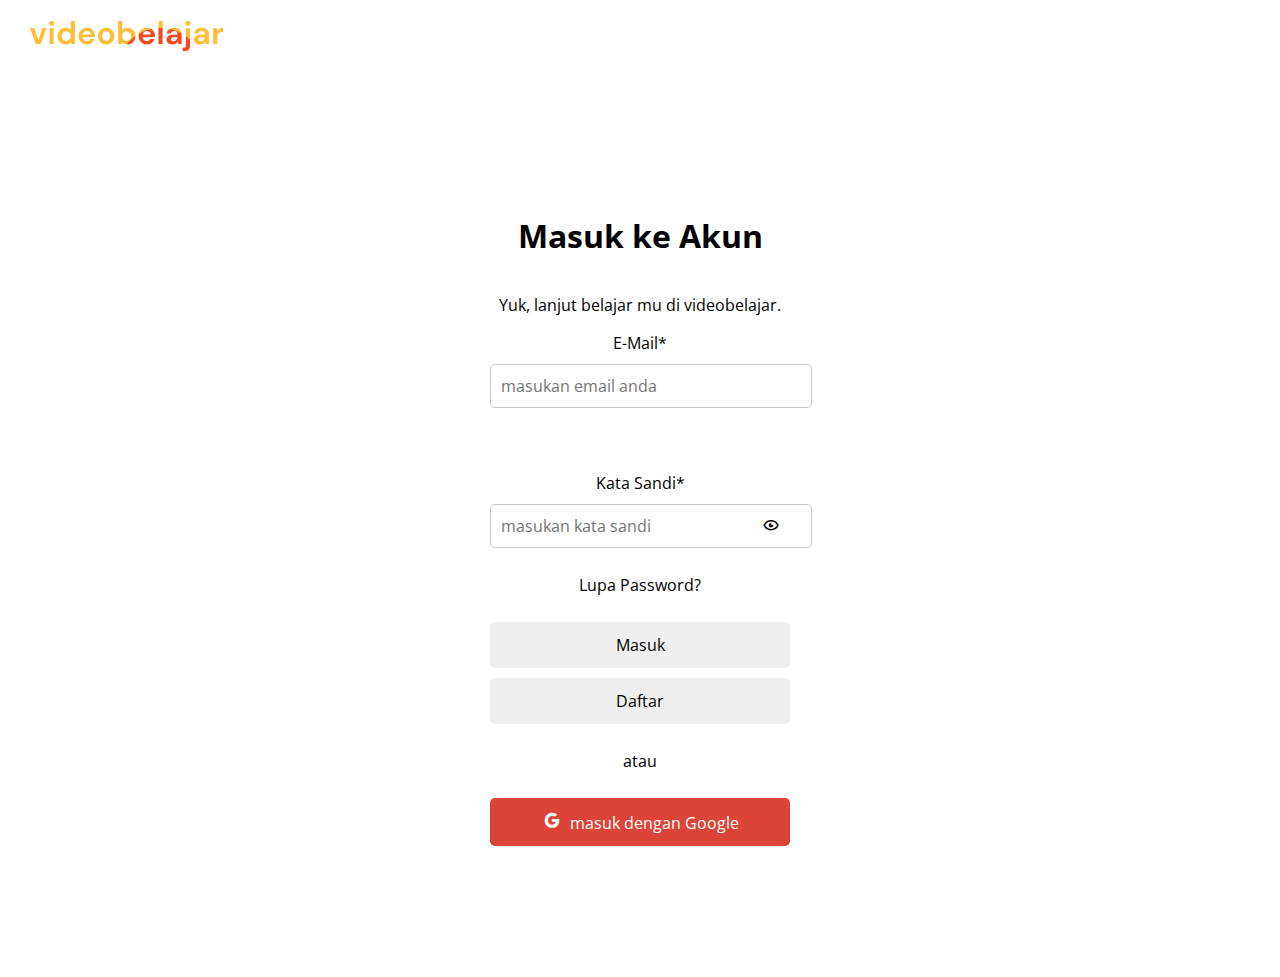
<file: videobelajar/login.html>
<!DOCTYPE html>
<html lang="en">
  <head>
    <!--boxicon cdn-->
    <link href='https://unpkg.com/boxicons@2.1.4/css/boxicons.min.css' rel='stylesheet'>
    <meta charset="UTF-8" />
    <meta name="viewport" content="width=device-width, initial-scale=1.0" />
    <title>login page</title>
    <link rel="stylesheet" href="styles/style.css" />
  </head>
  <body>
    <img src="./assets/logo-videobelajar.png" alt="">
    <div class="container">
      <h1>Masuk ke Akun</h1>
      <p>Yuk, lanjut belajar mu di videobelajar.</p>

      <form>
        <label for="email" name="email">E-Mail*</label>

        <input
          type="email"
          name="email"
          placeholder="masukan email anda"
          required
        />
        <br />
        <br />
        <label for="password" name="password">Kata Sandi*</label>
        <div class="password-container">
          <input
            type="password"
            name="password"
            placeholder="masukan kata sandi"
            required
          />
          <span class="toggle-password"><i class='bx bx-show-alt'></i></span>
        </div>
        <p class="forgot password">Lupa Password?</p>
        <button class="btn">Masuk</button>

        <button class="btn">Daftar</button>
        <p>atau</p>
        <button class="btn google-btn"><i class='bx bxl-google'></i>masuk dengan Google</button>
      </form>
    </div>
  </body>
</html>
</file>
<file: styles/style.css>
@import url('https://fonts.googleapis.com/css2?family=Lato:ital,wght@0,100;0,300;0,400;0,700;0,900;1,100;1,300;1,400;1,700;1,900&family=Open+Sans:ital,wght@0,300..800;1,300..800&family=Orbitron:wght@400..900&family=Poppins:ital,wght@0,100;0,200;0,300;0,400;0,500;0,600;0,700;0,800;0,900;1,100;1,200;1,300;1,400;1,500;1,600;1,700;1,800;1,900&display=swap');

*{
    font-family: "Open Sans", sans-serif;
}

.lato-regular {
    font-family: "Lato", sans-serif;
    font-weight: 400;
    font-style: normal;
  }

.container{
    width: 100%;
    height: 100vh;
    display: flex;
    flex-direction: column;
    justify-content: center;
    align-items: center;
    text-align: center;
}
form{
    width: 300px;
    display: flex;
    flex-direction: column;
    gap: 10px;
}
input{
    width: 100%;
    padding: 10px;
    font-size: 16px;
    border: 1px solid #ccc;
    border-radius: 5px;
}
.password-container{
    position: relative;
    width: 100%;
}
.toggle-password{
    position: absolute;
    right: 10px;
    top: 50%;
    transform: translateY(-50%);
    cursor: pointer;
    font-size: 18px;
}
.btn{
    width: 100%;
    padding: 12px;
    font-size: 16px;
    border: none;
    border-radius: 5px;
    cursor: pointer;
}
.btn:hover{
    background-color: seagreen;
    color: #fff;
    border: 1px solid seagreen;
}
.google-btn i {
    font-size: 20px; 
    margin-right: 8px; 
}
.google-btn{
    background-color: #db4437;
    color: #fff;
    border: none;
}
.forgot-password{
    text-align: right;
    width: 100%;
    margin: 0;
}

/* phone container part */
.phone-container {
    display: flex;
    gap: 10px;
    align-items: center;
    width: 100%;
}

/* Dropdown Button */
.dropdown {
    position: relative;
    width: 30%;
}

.dropdown-btn {
    display: flex;
    align-items: center;
    justify-content: space-between;
    width: 100%;
    padding: 10px;
    border: 1px solid #ccc;
    border-radius: 5px;
    background: white;
    cursor: pointer;
    position: relative;
}

/* Flag Icon */
.flag-icon {
    width: 20px;
    height: auto;
}

/* Separator Line */
.separator {
    height: 20px;
    width: 1px;
    background-color: #ccc;
    margin: 0 8px;
}

/* Country Code Text */
.country-code-text {
    flex: 1;
}

/* Arrow Icon */
.arrow-down {
    font-size: 12px;
}

/* Dropdown Content */
.dropdown-content {
    display: none;
    position: absolute;
    background: white;
    border: 1px solid #ccc;
    width: 100%;
    box-shadow: 0px 4px 6px rgba(0, 0, 0, 0.1);
}

.dropdown-item {
    padding: 10px;
    display: flex;
    align-items: center;
    cursor: pointer;
}

.dropdown-item img {
    width: 20px;
    margin-right: 5px;
}

.dropdown-item:hover {
    background: #f1f1f1;
}

/* Show dropdown on hover */
.dropdown:hover .dropdown-content {
    display: block;
}

/* Phone Number Input */
.phone-container input {
    width: 65%;
    padding: 10px;
    font-size: 16px;
    border: 1px solid #ccc;
    border-radius: 5px;
}


/* media query part */
@media (max-width: 480px){
    .container{
        padding: 15px;
    }
    h1{
        font-size: 20px;
    }
    p{
        font-size: 12px;
    }
    input{
        padding: 10px;
    }
}
</file>
<file: videobelajar/styles/style.css>
@import url('https://fonts.googleapis.com/css2?family=Lato:ital,wght@0,100;0,300;0,400;0,700;0,900;1,100;1,300;1,400;1,700;1,900&family=Open+Sans:ital,wght@0,300..800;1,300..800&family=Orbitron:wght@400..900&family=Poppins:ital,wght@0,100;0,200;0,300;0,400;0,500;0,600;0,700;0,800;0,900;1,100;1,200;1,300;1,400;1,500;1,600;1,700;1,800;1,900&display=swap');

*{
    font-family: "Open Sans", sans-serif;
}

.lato-regular {
    font-family: "Lato", sans-serif;
    font-weight: 400;
    font-style: normal;
  }

.container{
    width: 100%;
    height: 100vh;
    display: flex;
    flex-direction: column;
    justify-content: center;
    align-items: center;
    text-align: center;
}
form{
    width: 300px;
    display: flex;
    flex-direction: column;
    gap: 10px;
}
input{
    width: 100%;
    padding: 10px;
    font-size: 16px;
    border: 1px solid #ccc;
    border-radius: 5px;
}
.password-container{
    position: relative;
    width: 100%;
}
.toggle-password{
    position: absolute;
    right: 10px;
    top: 50%;
    transform: translateY(-50%);
    cursor: pointer;
    font-size: 18px;
}
.btn{
    width: 100%;
    padding: 12px;
    font-size: 16px;
    border: none;
    border-radius: 5px;
    cursor: pointer;
}
.btn:hover{
    background-color: seagreen;
    color: #fff;
    border: 1px solid seagreen;
}
.google-btn i {
    font-size: 20px; 
    margin-right: 8px; 
}
.google-btn{
    background-color: #db4437;
    color: #fff;
    border: none;
}
.forgot-password{
    text-align: right;
    width: 100%;
    margin: 0;
}

/* phone container part */
.phone-container {
    display: flex;
    gap: 10px;
    align-items: center;
    width: 100%;
}

/* Dropdown Button */
.dropdown {
    position: relative;
    width: 30%;
}

.dropdown-btn {
    display: flex;
    align-items: center;
    justify-content: space-between;
    width: 100%;
    padding: 10px;
    border: 1px solid #ccc;
    border-radius: 5px;
    background: white;
    cursor: pointer;
    position: relative;
}

/* Flag Icon */
.flag-icon {
    width: 20px;
    height: auto;
}

/* Separator Line */
.separator {
    height: 20px;
    width: 1px;
    background-color: #ccc;
    margin: 0 8px;
}

/* Country Code Text */
.country-code-text {
    flex: 1;
}

/* Arrow Icon */
.arrow-down {
    font-size: 12px;
}

/* Dropdown Content */
.dropdown-content {
    display: none;
    position: absolute;
    background: white;
    border: 1px solid #ccc;
    width: 100%;
    box-shadow: 0px 4px 6px rgba(0, 0, 0, 0.1);
}

.dropdown-item {
    padding: 10px;
    display: flex;
    align-items: center;
    cursor: pointer;
}

.dropdown-item img {
    width: 20px;
    margin-right: 5px;
}

.dropdown-item:hover {
    background: #f1f1f1;
}

/* Show dropdown on hover */
.dropdown:hover .dropdown-content {
    display: block;
}

/* Phone Number Input */
.phone-container input {
    width: 65%;
    padding: 10px;
    font-size: 16px;
    border: 1px solid #ccc;
    border-radius: 5px;
}


/* media query part */
@media (max-width: 480px){
    .container{
        padding: 15px;
    }
    h1{
        font-size: 20px;
    }
    p{
        font-size: 12px;
    }
    input{
        padding: 10px;
    }
}
</file>
